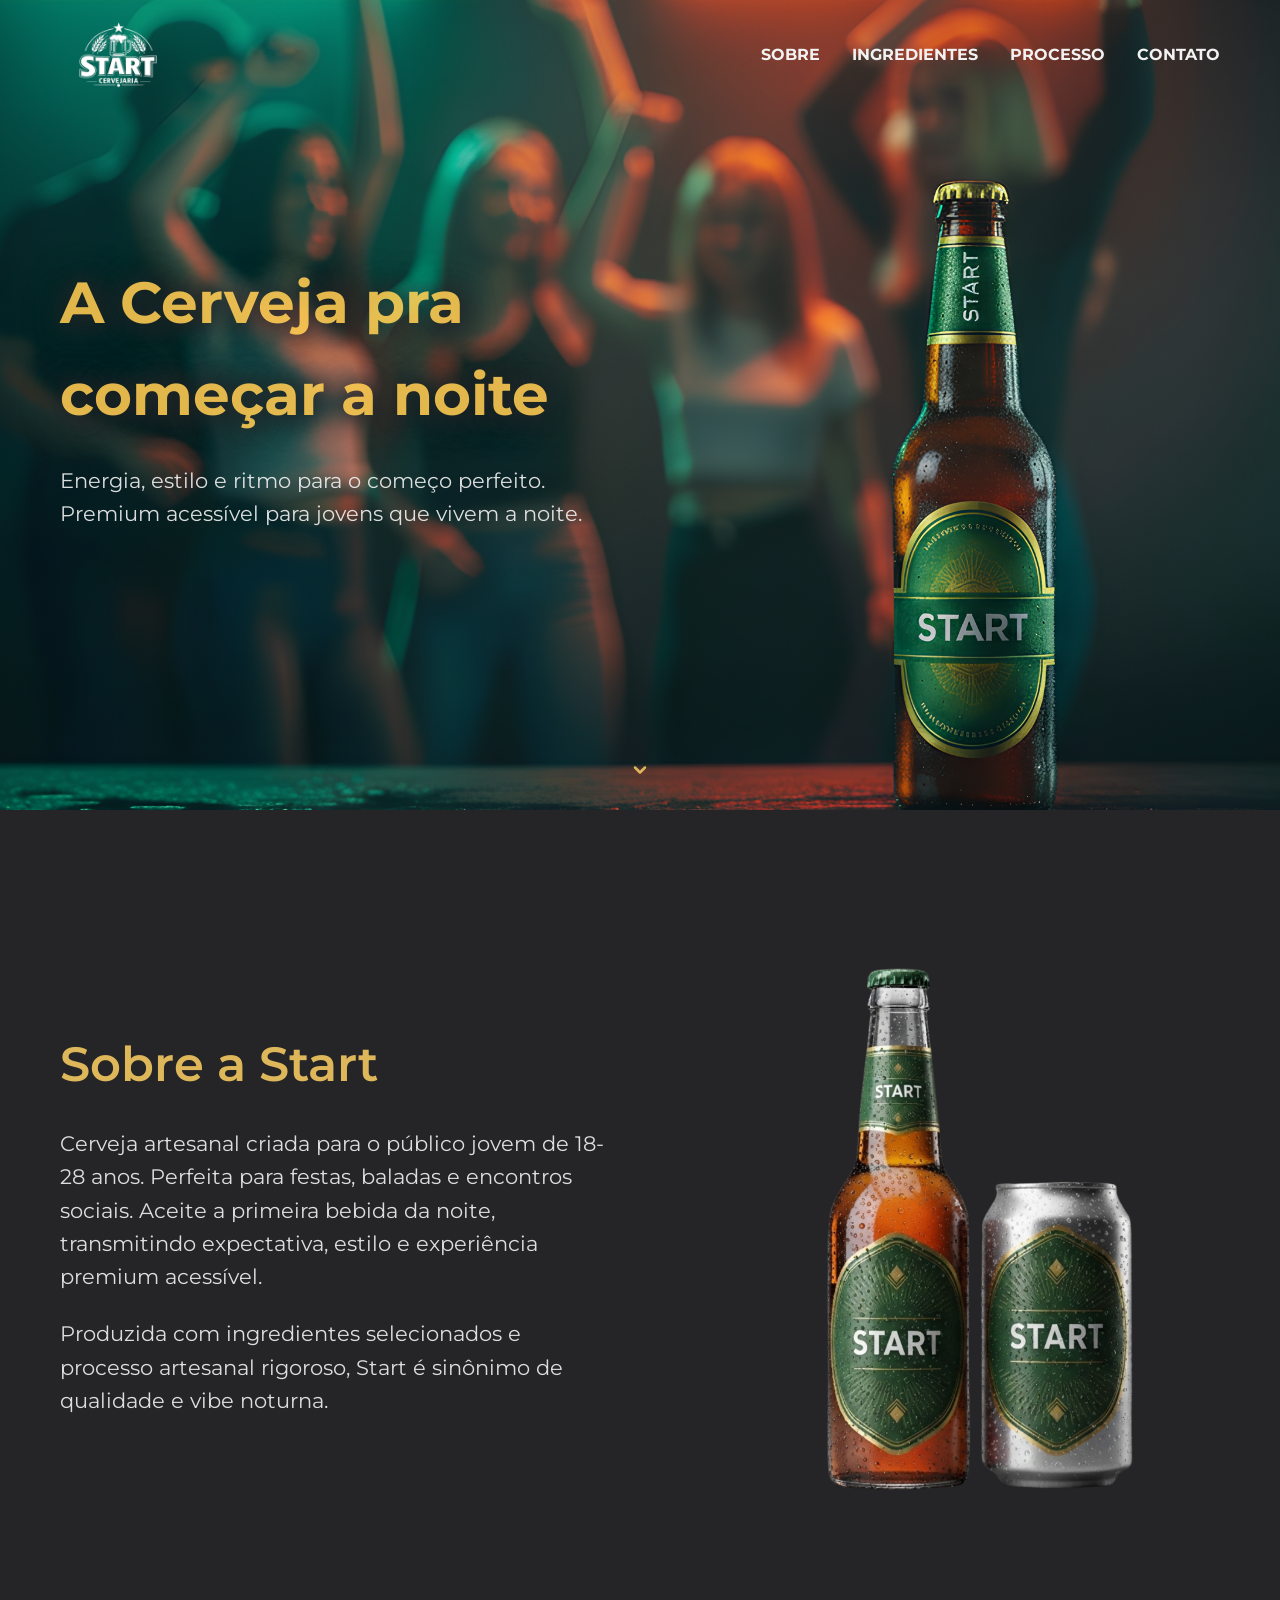
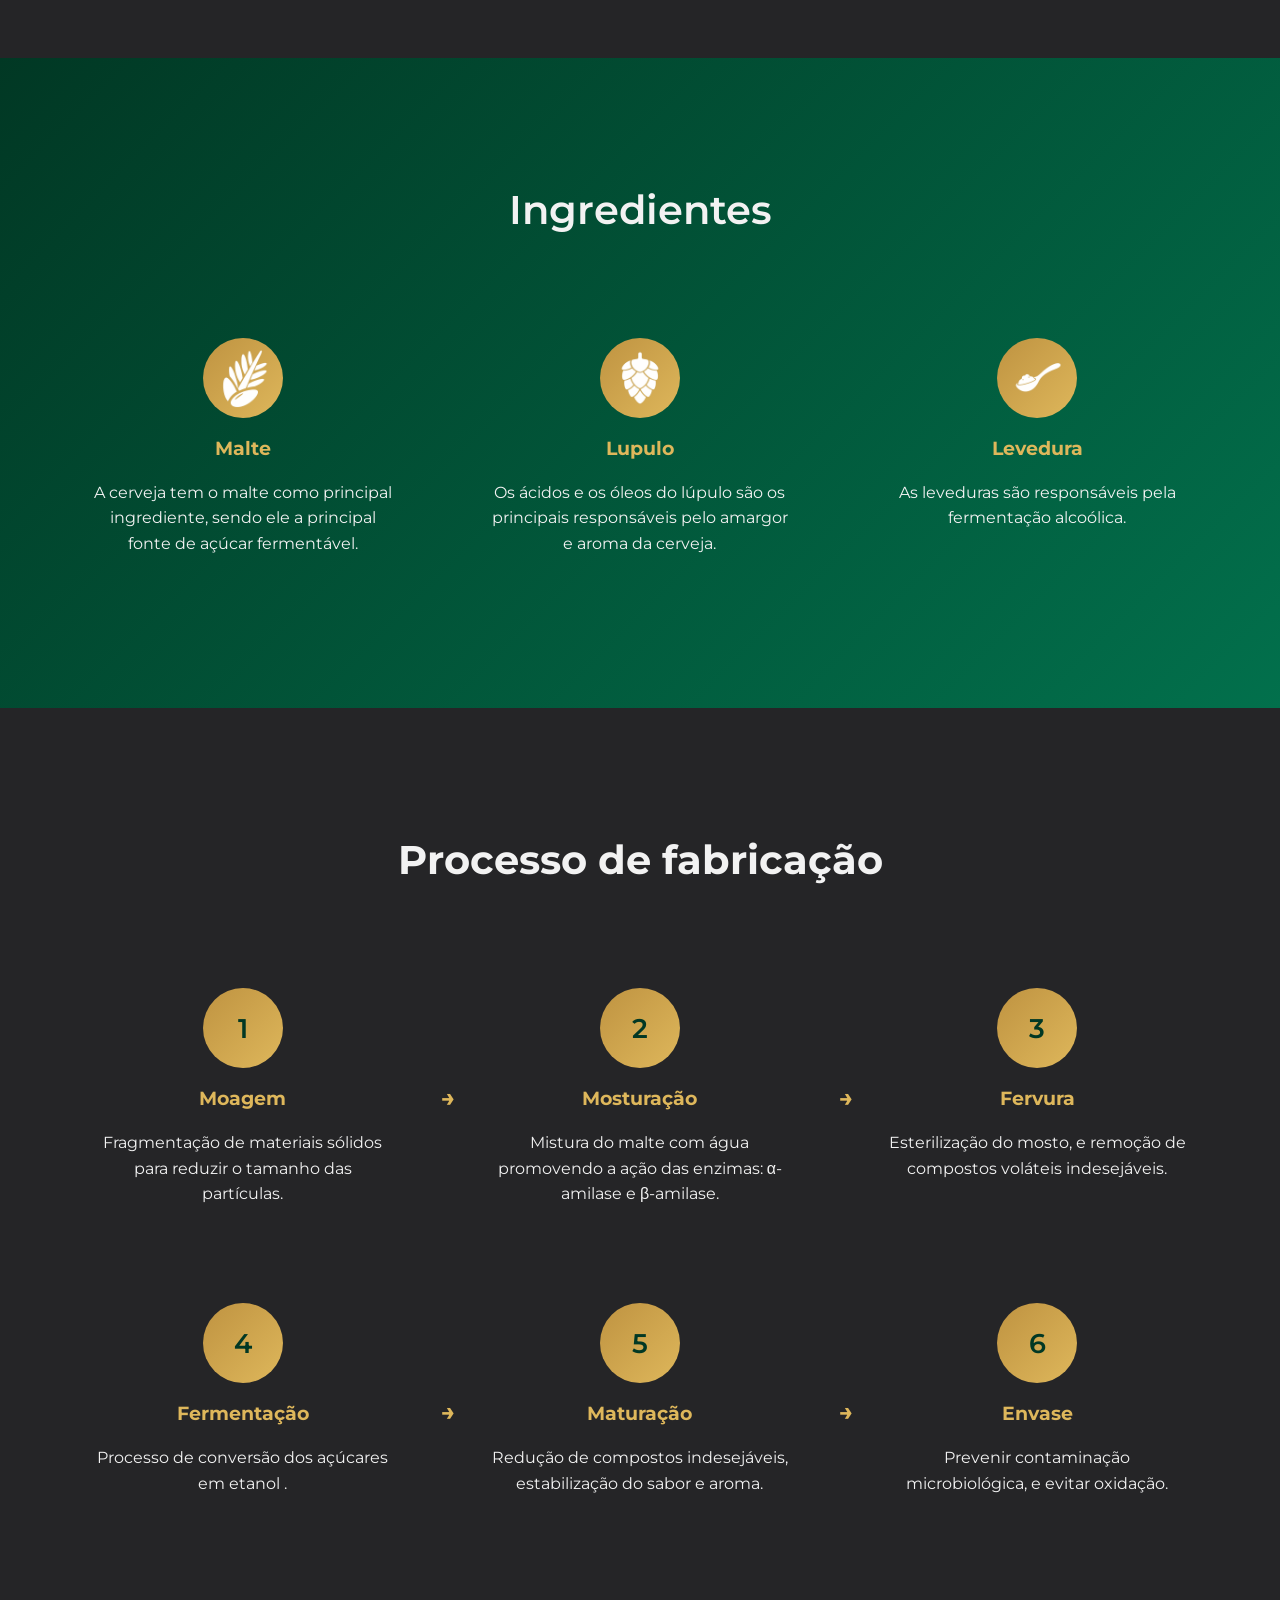
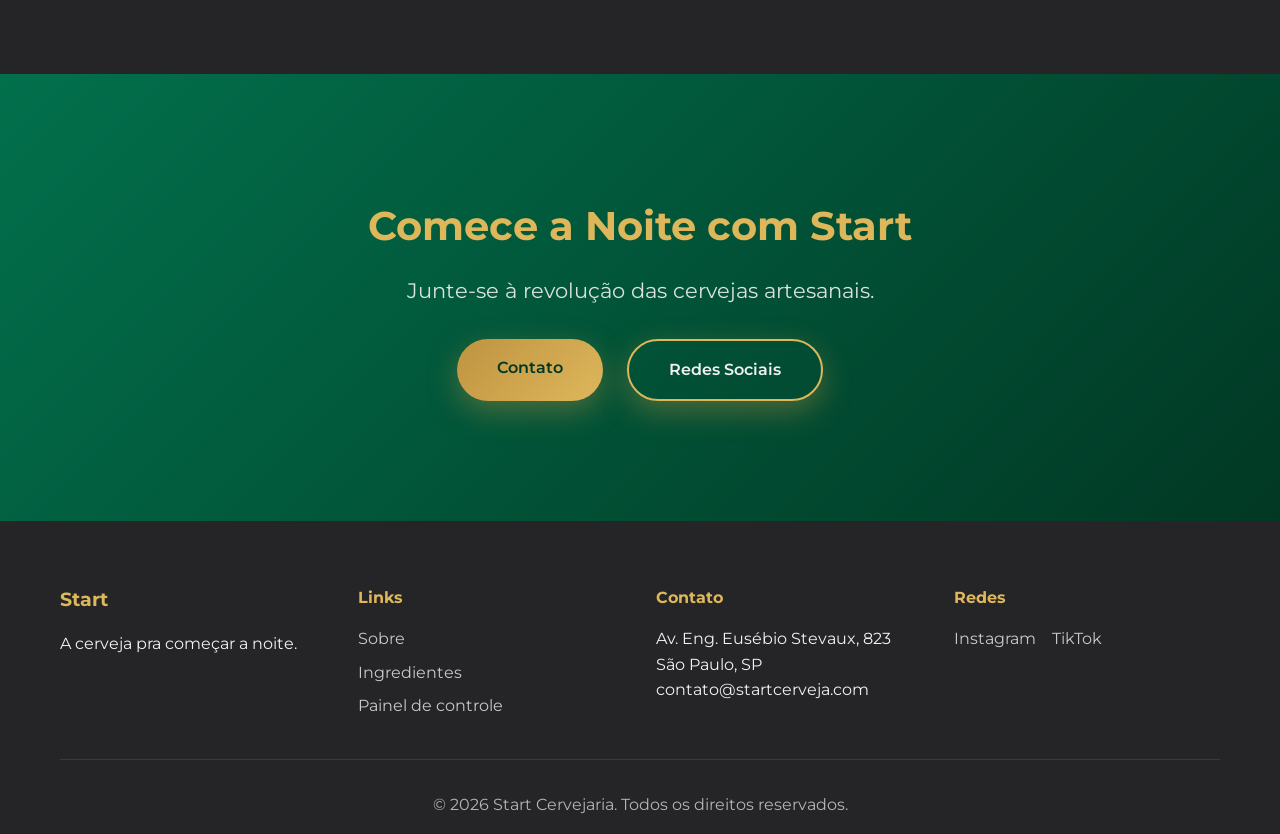
<file: src/main/resources/static/index.html>
<!DOCTYPE html>
<html lang="pt-BR">
<head>
    <meta charset="UTF-8">
    <meta content="width=device-width, initial-scale=1.0" name="viewport">
    <title>Login - Start</title>
    <link href="styles/style.css" rel="stylesheet">
    <link href="https://fonts.googleapis.com" rel="preconnect">
    <link crossorigin href="https://fonts.gstatic.com" rel="preconnect">
    <link href="https://fonts.googleapis.com/css2?family=Bebas+Neue&family=Montserrat:wght@300;400;500;600;700&display=swap"
          rel="stylesheet">
</head>
<body>
<header class="header">
    <nav class="navbar">
        <div class="nav-container">
            <div class="logo">
                <h2>
                    <a href="#hero">
                        <img alt="Logo Start" src="img/Design sem nome.png"
                             style="height: 110px; vertical-align: middle;">
                    </a>
                </h2>
            </div>
            <ul class="nav-menu">

                <li><a href="#sobre" style="font-weight: bold; font-size: 1rem;">SOBRE</a></li>
                <li><a href="#produtos" style="font-weight: bold; font-size: 1rem;">INGREDIENTES</a></li>
                <li><a href="#tipos" style="font-weight: bold; font-size: 1rem;">PROCESSO</a></li>
                <li><a href="#cta" style="font-weight: bold; font-size: 1rem;">CONTATO</a></li>
            </ul>
            <div class="hamburger">
                <span></span>
                <span></span>
                <span></span>
            </div>
        </div>
    </nav>
</header>

<section class="hero" id="hero">
    <div class="container">
        <div class="sobre-content">
            <div class="sobre-text">
                <p class="ptitle">A Cerveja pra começar a noite</p>
                <p>Energia, estilo e ritmo para o começo perfeito. Premium acessível para jovens que vivem a noite.</p>
            </div>
            <div class="sobre-image">

            </div>
        </div>
    </div>
    <a aria-label="Ir para sobre" class="hero-arrow" href="#sobre">
        <svg fill="none" stroke="#DEB75B" stroke-linecap="round" stroke-linejoin="round" stroke-width="3"
             viewBox="0 0 24 24">
            <polyline points="6,9 12,15 18,9"></polyline>
        </svg>
    </a>
    </div>
</section>

<section class="sobre" id="sobre">
    <div class="container">
        <div class="sobre-content">
            <div class="sobre-text">
                <h2>Sobre a Start</h2>
                <p>Cerveja artesanal criada para o público jovem de 18-28 anos. Perfeita para festas, baladas e
                    encontros sociais. Aceite a primeira bebida da noite, transmitindo expectativa, estilo e experiência
                    premium acessível.</p>
                <p>Produzida com ingredientes selecionados e processo artesanal rigoroso, Start é sinônimo de qualidade
                    e vibe noturna.</p>
            </div>
            <div class="sobre-image">
                <div class=" large">
                    <img alt="Imagem de uma cerveja Start" src="img/com.png"
                         style="height: 600px; margin-left: 100px; opacity: 1;">
                </div>
            </div>
        </div>
    </div>
</section>

<section class="produtos" id="produtos">
    <div class="container">
        <h2>Ingredientes</h2>


        <div class="tipos-grid1">
            <div class="type-card">
                <div class="type-icon">
                    <img alt="Ícone de malte" src="img/malteb.png"
                         style="height: 60px; margin-top: 10px; margin-right: 1px;">
                </div>
                <h3>Malte</h3>
                <p>A cerveja tem o malte como principal ingrediente, sendo ele a principal
                    fonte de açúcar fermentável. </p>
            </div>
            <div class="type-card">
                <div class="type-icon">
                    <img alt="Ícone de malte" src="img/lupb.png" style="height: 60px; margin-top: 10px;">
                </div>
                <h3>Lupulo</h3>
                <p>Os ácidos e os óleos do lúpulo são os principais responsáveis pelo
                    amargor e aroma da cerveja.</p>
            </div>
            <div class="type-card">
                <div class="type-icon">
                    <img alt="Ícone de malte" src="img/levb.png" style="height: 60px; margin-top: 10px;">
                </div>
                <h3>Levedura</h3>
                <p>As leveduras são responsáveis pela fermentação
                    alcoólica. </p>
            </div>
        </div>
    </div>
</section>

<section class="tipos" id="tipos">
    <div class="container">
        <h2>Processo de fabricação</h2>
        <div class="tipos-grid">
            <div class="type-card">
                <div class="type-icon">
                    <p class="num">1</p>
                </div>
                <h3>Moagem</h3>
                <p>Fragmentação de materiais sólidos para reduzir o tamanho das partículas.</p>
                <span class="arrow">→</span>
            </div>
            <div class="type-card">
                <div class="type-icon">
                    <p class="num">2</p>
                </div>
                <h3>Mosturação</h3>
                <p>Mistura do malte com água promovendo a ação das enzimas: α-amilase e β-amilase.</p>
                <span class="arrow">→</span>
            </div>
            <div class="type-card">
                <div class="type-icon">
                    <p class="num">3</p>
                </div>
                <h3>Fervura</h3>
                <p>Esterilização do mosto, e remoção de compostos voláteis
                    indesejáveis.</p>

            </div>
            <div class="type-card">
                <div class="type-icon">
                    <p class="num">4</p>
                </div>
                <h3>Fermentação</h3>
                <p>Processo de conversão dos açúcares em etanol .</p>
                <span class="arrow">→</span>
            </div>
            <div class="type-card">
                <div class="type-icon">
                    <p class="num">5</p>
                </div>
                <h3>Maturação</h3>
                <p>Redução de compostos indesejáveis, estabilização do sabor e
                    aroma.</p>
                <span class="arrow">→</span>
            </div>
            <div class="type-card">
                <div class="type-icon">
                    <p class="num">6</p>
                </div>
                <h3>Envase</h3>
                <p>Prevenir contaminação microbiológica, e evitar oxidação.</p>
            </div>
        </div>
    </div>
</section>

<section class="cta-final" id="cta">
    <div class="container">
        <h2>Comece a Noite com Start</h2>
        <p>Junte-se à revolução das cervejas artesanais.</p>
        <div class="cta-buttons">
            <a class="cta-button" href="#">Contato</a>
            <a class="cta-button secondary" href="#">Redes Sociais</a>
        </div>
    </div>
</section>

<footer class="footer">
    <div class="container">
        <div class="footer-content">
            <div class="footer-section">
                <h3>Start</h3>
                <p>A cerveja pra começar a noite.</p>
            </div>
            <div class="footer-section">
                <h4>Links</h4>
                <ul>
                    <li><a href="#sobre">Sobre</a></li>
                    <li><a href="#produtos">Ingredientes</a></li>
                    <li><a href="/dashboard">Painel de controle</a></li>
                </ul>
            </div>
            <div class="footer-section">
                <h4>Contato</h4>
                <p>Av. Eng. Eusébio Stevaux, 823<br>São Paulo, SP</p>
                <p>contato@startcerveja.com</p>
            </div>
            <div class="footer-section">
                <h4>Redes</h4>
                <div class="social-links">
                    <a href="#">Instagram</a>
                    <a href="#">TikTok</a>
                </div>
            </div>
        </div>
        <div class="footer-bottom">
            <p>&copy; 2026 Start Cervejaria. Todos os direitos reservados.</p>
        </div>
    </div>
</footer>

<script src="js/main.js"></script>

</body>
</html>
</file>
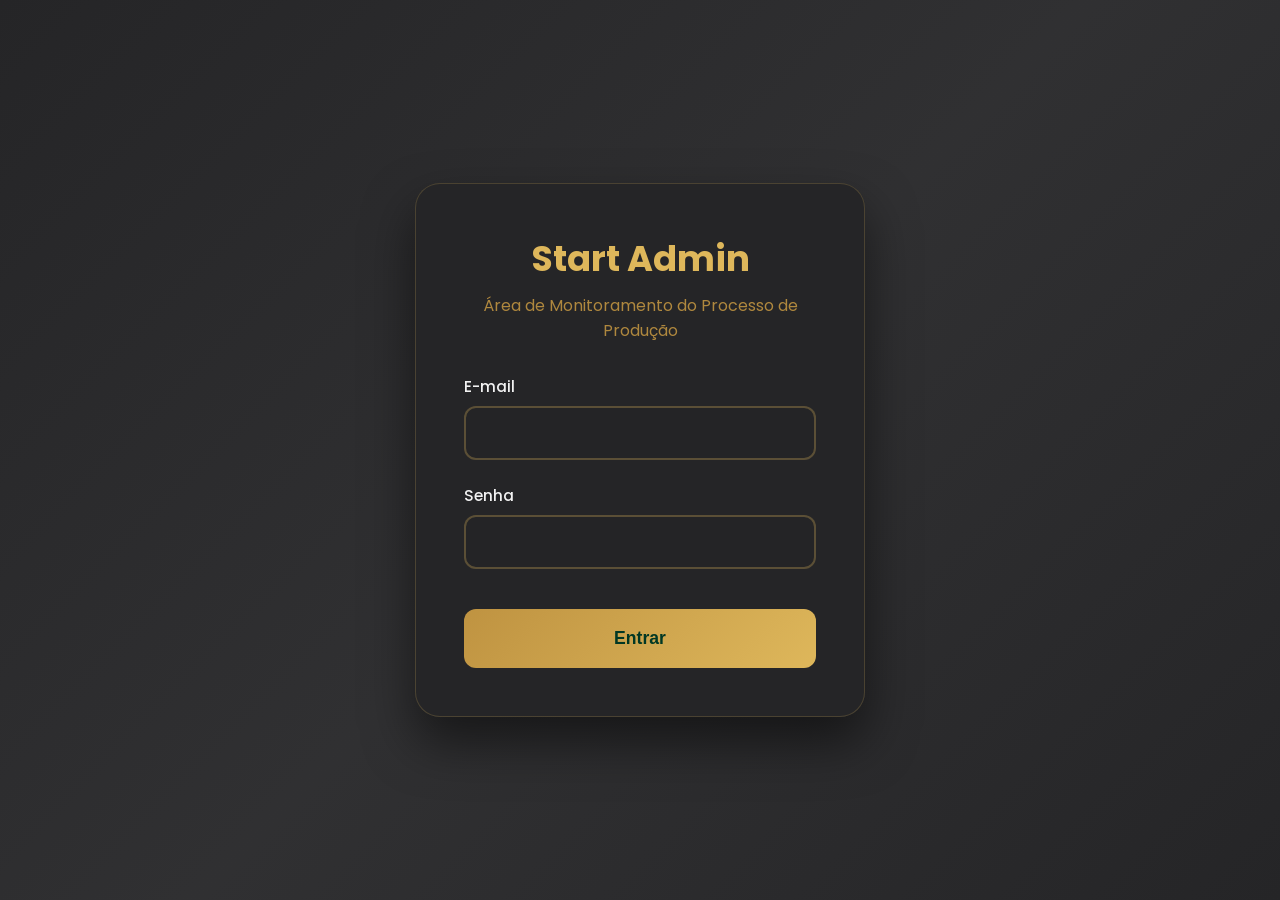
<file: src/main/resources/static/login.html>
<!DOCTYPE html>
<html lang="pt-BR">
<head>
    <meta charset="UTF-8">
    <meta content="width=device-width, initial-scale=1.0" name="viewport">
    <title>Start - A Cerveja pra começar a noite</title>
    <link href="styles/admin-style.css" rel="stylesheet">
    <link href="https://fonts.googleapis.com/css2?family=Poppins:wght@300;400;500;600;700&display=swap"
          rel="stylesheet">
</head>
<body class="loginb">
<div class="login-container">
    <div class="login-card">
        <div class="login-header">
            <h2>Start Admin</h2>
            <p>Área de Monitoramento do Processo de Produção</p>
        </div>
        <form action="/login" method="POST">
            <div class="input-group">
                <label for="email">E-mail</label>
                <input id="email" name="username" required type="email">
            </div>
            <div class="input-group">
                <label for="password">Senha</label>
                <input id="password" name="password" required type="password">
            </div>
            <p id="login-erro"
               style="display:none; color:#FF6B6B; font-size:0.88rem; margin-bottom:0.5rem; text-align:left;">
                E-mail ou senha incorretos. Tente novamente.
            </p>
            <button class="login-btn" type="submit">Entrar</button>
        </form>
    </div>
</div>
<script>
    if (new URLSearchParams(window.location.search).has('error')) {
        document.getElementById('login-erro').style.display = 'block';
    }
</script>
</body>
</html>
</file>
<file: src/main/resources/static/styles/style.css>
* {
    margin: 0;
    padding: 0;
    box-sizing: border-box;
}

body {
    font-family: 'Montserrat', Helvetica, Arial, sans-serif;
    line-height: 1.6;
    color: #F2F2F2;
    overflow-x: hidden;
}

.container {
    max-width: 1200px;
    margin: 0 auto;
    padding: 0 20px;
}

.header {
    position: fixed;
    top: 0;
    width: 100%;
    z-index: 1000;
    background: transparent;
    transition: backdrop-filter 0.3s ease, transform 0.3s ease, opacity 0.3s ease;
}

.header.scrolled {
    backdrop-filter: blur(10px);
    background-color: rgba(32, 32, 32, 0.4);
}

.bebas {
    font-family: "Bebas Neue", sans-serif;
    letter-spacing: 0.1rem;
}

.nav-container {
    max-width: 1200px;
    margin: 0 auto;
    padding: 0 20px;
    display: flex;
    justify-content: space-between;
    align-items: center;
}

.logo h2 {
    color: #DEB75B;
    font-size: 1.8rem;
    font-weight: 700;
}

.nav-menu {
    display: flex;
    list-style: none;
    gap: 2rem;
}

.nav-menu a {
    color: #F2F2F2;
    text-decoration: none;
    font-weight: 500;
    transition: color 0.3s ease;
    position: relative;
}

.nav-menu a::after {
    content: '';
    position: absolute;
    bottom: -5px;
    left: 0;
    width: 0;
    height: 2px;
    background: #DEB75B;
    transition: width 0.3s ease;
}

.nav-menu a:hover::after {
    width: 100%;
}

.nav-menu a:hover {
    color: #DEB75B;
}

.hamburger {
    display: none;
    flex-direction: column;
    cursor: pointer;
}

.hamburger span {
    width: 25px;
    height: 3px;
    background: #F2F2F2;
    margin: 3px 0;
    transition: 0.3s;
}

.hero {
    height: 90vh;
    display: flex;
    align-items: center;
    justify-content: flex-start;
    position: relative;
    overflow: hidden;
}

.ptitle {
    font-size: 3.6rem !important;
    color: #fac750;
    margin-bottom: 0.5rem;
    font-weight: bold;
    text-shadow: #252527 1px 1px 20px, #252527 2px 2px 40px, #252527 3px 3px 30px;
}

.hero::before {
    content: '';
    position: absolute;
    top: 0;
    left: 0;
    right: 0;
    bottom: 0;
    background: url('../img/edit2up.png') no-repeat center/cover fixed;
    animation: sparkle 20s linear infinite;

}

.hero-content {
    text-align: left;
    z-index: 2;
    max-width: 500px;
    padding: 40px 40px 40px 40px;

}

.hero h1 {
    font-size: clamp(2.5rem, 5vw, 4rem);
    font-weight: 700;
    margin-bottom: 1.5rem;
    background: linear-gradient(135deg, #DEB75B, #BF9341);
    -webkit-background-clip: text;
    -webkit-text-fill-color: transparent;
    background-clip: text;
}

.h1hero, .sobre-text h1 {
    color: #DEB75B !important;
    opacity: 1 !important;
    background: none !important;
    -webkit-background-clip: initial !important;
    -webkit-text-fill-color: #DEB75B !important;
    background-clip: initial !important;
}

.hero p {
    font-size: 1.3rem;
    margin-bottom: 2rem;
    opacity: 0.9;
}

.scroll-arrow {
    display: inline-flex;
    align-items: center;
    justify-content: center;
    width: 60px;
    height: 60px;
    border: 2px solid #DEB75B;
    border-radius: 50%;
    background: transparent;
    transition: all 0.3s ease;
    cursor: pointer;
}

.hero-arrow {
    position: absolute;
    bottom: 30px;
    left: 50%;
    transform: translateX(-50%);
    display: inline-flex;
    align-items: center;
    justify-content: center;
    z-index: 10;
}

.num {
    text-align: center;
    align-items: center;
    padding-top: 19px;
    font-size: 1.7rem;
    color: #013824;
    font-weight: 600;
}

.hero-arrow svg {
    width: 20px;
    height: 20px;
}

.scroll-arrow:hover {
    transform: scale(1.1);
    box-shadow: 0 0 20px rgba(222, 183, 91, 0.5);
}

.scroll-arrow svg {
    width: 50px;
    height: 50px;
}

.cta-button {
    display: inline-block;
    background: linear-gradient(135deg, #BF9341, #DEB75B);
    color: #013824;
    padding: 1rem 2.5rem;
    text-decoration: none;
    font-weight: 600;
    border-radius: 50px;
    transition: all 0.3s ease;
    box-shadow: 0 10px 30px rgba(191, 147, 65, 0.4);
}

.cta-button:hover {
    transform: translateY(-3px);
    box-shadow: 0 15px 40px rgba(191, 147, 65, 0.6);
}

.sobre {
    padding: 120px 0;
    background: #252527;
}

.sobre-content {
    display: grid;
    grid-template-columns: 1fr 1fr;
    gap: 4rem;
    align-items: center;
}

.sobre h2 {
    font-size: 3rem;
    color: #DEB75B;
    margin-bottom: 1.5rem;
    font-weight: 600;
}

.sobre-text p {
    font-size: 1.3rem;
    margin-bottom: 1.5rem;
    opacity: 0.9;
}

.placeholder-img {
    background: linear-gradient(135deg, #02704C, #013824);
    height: 400px;
    border-radius: 20px;
    position: relative;
    overflow: hidden;
}

.placeholder-img.large {
    height: 400px;
}

.placeholder-img::before {
    content: 'Garrafa Start';
    position: absolute;
    top: 50%;
    left: 50%;
    transform: translate(-50%, -50%);
    font-size: 1.5rem;
    color: #DEB75B;
    font-weight: 600;
}

.produtos {
    padding: 120px 0;
    background: linear-gradient(135deg, #013824 0%, #02704C 100%);
}

.produtos h2 {
    text-align: center;
    font-size: 2.5rem;
    color: #F2F2F2;
    margin-bottom: 4rem;
    font-weight: 600;
}

.produtos-grid {
    display: grid;
    grid-template-columns: repeat(auto-fit, minmax(300px, 1fr));
    gap: 2rem;
}

.product-card {
    background: rgba(37, 37, 39, 0.8);
    padding: 2rem;
    border-radius: 20px;
    text-align: center;
    transition: all 0.3s ease;
    backdrop-filter: blur(10px);
    border: 1px solid rgba(223, 183, 91, 0.2);
}

.product-card:hover {
    transform: translateY(-10px);
    box-shadow: 0 20px 50px rgba(0, 0, 0, 0.5);
}

.product-img {
    width: 100%;
    height: 200px;
    background: linear-gradient(135deg, #BF9341, #DEB75B);
    border-radius: 15px;
    margin-bottom: 1.5rem;
    position: relative;
}

.product-img::before {
    content: 'Produto';
    position: absolute;
    top: 50%;
    left: 50%;
    transform: translate(-50%, -50%);
    color: #013824;
    font-weight: 600;
}

.product-card h3 {
    color: #DEB75B;
    margin-bottom: 1rem;
    font-size: 1.5rem;
}

.btn-saiba {
    color: #DEB75B;
    text-decoration: none;
    font-weight: 500;
    transition: color 0.3s;
}

.btn-saiba:hover {
    color: #F2F2F2;
}


.tipos {
    padding: 120px 0;
    background: #252527;
}

.tipos h2 {
    text-align: center;
    font-size: 2.5rem;
    color: #F2F2F2;
    margin-bottom: 4rem;
}

.tipos-grid1 {
    display: grid;
    grid-template-columns: repeat(3, 1fr);
    gap: 2rem;
}


.tipos-grid {
    display: grid;
    grid-template-columns: repeat(3, 1fr);
    grid-template-rows: repeat(2, 1fr);
    gap: 2rem;
}

.type-card {
    text-align: center;
    padding: 2rem;
}

.type-icon {
    width: 80px;
    height: 80px;
    background: linear-gradient(135deg, #BF9341, #DEB75B);
    border-radius: 50%;
    margin: 0 auto 1rem;
}

.type-card h3 {
    color: #DEB75B;
    margin-bottom: 1rem;
}

.type-card {
    text-align: center;
    padding: 2rem;
    position: relative;
}

.arrow {
    color: #DEB75B;
    font-size: 1.5rem;
    font-weight: bold;
    position: absolute;
    top: 50%;
    right: -30px;
    transform: translateY(-50%);
}

@media (max-width: 768px) {
    .arrow {
        display: none;
    }
}

.cta-final {
    padding: 120px 0;
    background: linear-gradient(135deg, #02704C 0%, #013824 100%);
    text-align: center;
}

.cta-final h2 {
    font-size: 2.5rem;
    color: #DEB75B;
    margin-bottom: 1rem;
}

.cta-final p {
    font-size: 1.3rem;
    margin-bottom: 2rem;
    opacity: 0.9;
}

.cta-buttons {
    display: flex;
    gap: 1.5rem;
    justify-content: center;
    flex-wrap: wrap;
}

.cta-button.secondary {
    background: transparent;
    color: #F2F2F2;
    border: 2px solid #DEB75B;
}

.cta-button.secondary:hover {
    background: #DEB75B;
    color: #013824;
}

.footer {
    background: #252527;
    padding: 4rem 0 1rem;
}

.footer-content {
    display: grid;
    grid-template-columns: repeat(auto-fit, minmax(250px, 1fr));
    gap: 2rem;
    margin-bottom: 2rem;
}

.footer h3, .footer h4 {
    color: #DEB75B;
    margin-bottom: 1rem;
}

.footer ul {
    list-style: none;
}

.footer ul li {
    margin-bottom: 0.5rem;
}

.footer a {
    color: #F2F2F2;
    text-decoration: none;
    opacity: 0.8;
    transition: opacity 0.3s;
}

.footer a:hover {
    opacity: 1;
}

.social-links {
    display: flex;
    gap: 1rem;
}

.footer-bottom {
    text-align: center;
    padding-top: 2rem;
    border-top: 1px solid rgba(223, 183, 91, 0.2);
    color: #F2F2F2;
    opacity: 0.7;
}

/* Resp */
@media (max-width: 768px) {
    .hamburger {
        display: flex;
    }

    .nav-menu {
        position: fixed;
        left: -100%;
        top: 70px;
        flex-direction: column;
        background-color: #013824;
        width: 100%;
        text-align: center;
        transition: 0.3s;
        box-shadow: 0 10px 27px rgba(0, 0, 0, 0.5);
        padding: 2rem 0;
    }

    .nav-menu.active {
        left: 0;
    }

    .sobre-content {
        grid-template-columns: 1fr;
        gap: 2rem;
    }

    .cta-buttons {
        flex-direction: column;
        align-items: center;
    }

    .hero h1 {
        font-size: 2.5rem;
    }
}

@media (max-width: 768px) {
    .tipos-grid {
        grid-template-columns: repeat(auto-fit, minmax(250px, 1fr));
        grid-template-rows: auto;
    }
}

@media (max-width: 480px) {
    .container {
        padding: 0 15px;
    }

    .produtos-grid,
    .tipos-grid {
        grid-template-columns: 1fr;
    }
}

html {
    scroll-behavior: smooth;
}
</file>
<file: src/main/resources/static/styles/admin-style.css>
* {
    margin: 0;
    padding: 0;
    box-sizing: border-box;
}

body {
    font-family: 'Poppins', sans-serif;
    background: linear-gradient(135deg, #252527 0%, rgba(37, 37, 39, 0.95) 50%, #252527 100%);
    color: #F2F2F2;
    min-height: 100vh;
}

.login-container {
    min-height: 100vh;
    display: flex;
    align-items: center;
    justify-content: center;
    padding: 2rem;
}

.login-card {
    background: rgba(37, 37, 39, 0.95);
    backdrop-filter: blur(20px);
    padding: 3rem;
    border-radius: 25px;
    box-shadow: 0 25px 50px rgba(0, 0, 0, 0.5);
    border: 1px solid rgba(223, 183, 91, 0.2);
    width: 100%;
    max-width: 450px;
    text-align: center;
}

.login-header h2 {
    color: #DEB75B;
    font-size: 2.2rem;
    margin-bottom: 0.5rem;
    font-weight: 700;
}

.login-header p {
    color: #BF9341;
    opacity: 0.9;
    margin-bottom: 2rem;
}

.input-group {
    margin-bottom: 1.5rem;
    text-align: left;
}

.input-group label {
    display: block;
    color: #F2F2F2;
    font-weight: 500;
    margin-bottom: 0.5rem;
    font-size: 0.95rem;
}

.input-group input {
    width: 100%;
    padding: 1rem 1.2rem;
    background: rgba(37, 37, 39, 0.8);
    border: 2px solid rgba(223, 183, 91, 0.3);
    border-radius: 12px;
    color: #F2F2F2;
    font-size: 1rem;
    transition: all 0.3s ease;
}

.input-group input:focus {
    outline: none;
    border-color: #DEB75B;
    box-shadow: 0 0 0 3px rgba(223, 183, 91, 0.2);
}

.login-btn {
    width: 100%;
    padding: 1.2rem;
    background: linear-gradient(135deg, #BF9341, #DEB75B);
    color: #013824;
    border: none;
    border-radius: 12px;
    font-size: 1.1rem;
    font-weight: 600;
    cursor: pointer;
    transition: all 0.3s ease;
    margin-top: 1rem;
}

.login-btn:hover {
    transform: translateY(-2px);
    box-shadow: 0 15px 30px rgba(191, 147, 65, 0.4);
}

.message {
    margin-top: 1rem;
    padding: 1rem;
    border-radius: 8px;
    font-weight: 500;
    display: none;
}

.message.success {
    background: rgba(0, 255, 0, 0.2);
    color: #90EE90;
    border: 1px solid rgba(0, 255, 0, 0.3);
    display: block;
}

.message.error {
    background: rgba(255, 0, 0, 0.2);
    color: #FF6B6B;
    border: 1px solid rgba(255, 0, 0, 0.3);
    display: block;
}

.dashboard-wrapper {
    min-height: 100vh;
}

.dash-header {
    background: rgba(5, 56, 36, 0.95);
    backdrop-filter: blur(20px);
    padding: 1.5rem 2rem;
    display: flex;
    justify-content: space-between;
    align-items: center;
    border-bottom: 1px solid rgba(223, 183, 91, 0.2);
    position: sticky;
    top: 0;
    z-index: 100;
}

.header-left h1 {
    color: #DEB75B;
    font-size: 1.8rem;
    font-weight: 600;
}

.status-indicator {
    padding: 0.5rem 1rem;
    border-radius: 20px;
    font-size: 0.9rem;
    font-weight: 600;
}

.status-indicator.normal {
    background: rgba(0, 255, 0, 0.2);
    color: #90EE90;
}

.status-indicator.warning {
    background: rgba(255, 193, 7, 0.2);
    color: #FFC107;
}

.status-indicator.critical {
    background: rgba(255, 0, 0, 0.2);
    color: #FF6B6B;
}

.logout-btn {
    background: transparent;
    color: #F2F2F2;
    border: 2px solid #DEB75B;
    padding: 0.7rem 1.5rem;
    border-radius: 25px;
    cursor: pointer;
    font-weight: 500;
    transition: all 0.3s ease;
}

.logout-btn:hover {
    background: #DEB75B;
    color: #013824;
}

.dashboard {
    padding: 2rem;
    max-width: 1400px;
    margin: 0 auto;
    display: grid;
    grid-template-columns: 2fr 1fr 1fr;
    gap: 2rem;
}

.metric-card {
    background: rgba(37, 37, 39, 0.95);
    backdrop-filter: blur(20px);
    border-radius: 20px;
    padding: 2rem;
    border: 1px solid rgba(223, 183, 91, 0.2);
    box-shadow: 0 10px 40px rgba(0, 0, 0, 0.3);
}

.primary {
    grid-column: 1 / -1;
    text-align: center;
}

.metric-header {
    display: flex;
    justify-content: space-between;
    align-items: center;
    margin-bottom: 1.5rem;
}

.metric-header h3 {
    color: #F2F2F2;
    font-size: 1.3rem;
    font-weight: 600;
}

.metric-status {
    padding: 0.4rem 1rem;
    border-radius: 20px;
    font-size: 0.85rem;
    font-weight: 600;
}

.metric-status.normal {
    background: rgba(0, 255, 0, 0.2);
    color: #90EE90;
}

.metric-status.warning {
    background: rgba(255, 193, 7, 0.2);
    color: #FFC107;
}

.metric-status.critical {
    background: rgba(255, 0, 0, 0.2);
    color: #FF6B6B;
}

.metric-value {
    font-size: 4rem;
    font-weight: 700;
    color: #DEB75B;
    margin-bottom: 1rem;
}

.temp-range {
    font-size: 1.1rem;
    color: #BF9341;
    opacity: 0.9;
}

#tempGauge {
    margin: 2rem auto;
    border-radius: 50%;
    background: rgba(37, 37, 39, 0.5);
}

.status-display {
    margin: 1.5rem 0;
}

.status-bar {
    padding: 1.5rem;
    border-radius: 15px;
    text-align: center;
    font-weight: 500;
    margin-bottom: 1rem;
}

.status-bar.normal {
    background: rgba(0, 255, 0, 0.15);
    border: 2px solid rgba(0, 255, 0, 0.3);
}

.status-bar.warning {
    background: rgba(255, 193, 7, 0.15);
    border: 2px solid rgba(255, 193, 7, 0.3);
}

.status-bar.critical {
    background: rgba(255, 0, 0, 0.15);
    border: 2px solid rgba(255, 0, 0, 0.3);
}

.alerts-card h3,
.history-card h3 {
    color: #F2F2F2;
    margin-bottom: 1.5rem;
    font-size: 1.3rem;
}

.alert-item {
    display: flex;
    align-items: center;
    gap: 1rem;
    padding: 1rem;
    border-radius: 10px;
    margin-bottom: 0.5rem;
    font-weight: 500;
}

.alert-icon {
    font-size: 1.2rem;
    font-weight: bold;
}

.alert-item.normal .alert-icon {
    color: #90EE90;
}

.alert-item.warning .alert-icon {
    color: #FFC107;
}

.alert-item.critical .alert-icon {
    color: #FF6B6B;
}

.chart-placeholder {
    height: 200px;
    background: rgba(37, 37, 39, 0.5);
    border-radius: 15px;
    display: flex;
    align-items: center;
    justify-content: center;
    color: #BF9341;
    font-weight: 500;
}

.legend {
    display: flex;
    justify-content: center;
    gap: 2rem;
    padding: 2rem;
    flex-wrap: wrap;
}

.legend-item {
    display: flex;
    align-items: center;
    gap: 0.5rem;
    font-weight: 500;
    font-size: 0.9rem;
}

.dot {
    width: 12px;
    height: 12px;
    border-radius: 50%;
}

.dot.normal {
    background: #90EE90;
}

.dot.warning {
    background: #FFC107;
}

.dot.critical {
    background: #FF6B6B;
}

@media (max-width: 1024px) {
    .dashboard {
        grid-template-columns: 1fr;
        gap: 1.5rem;
    }
}

@media (max-width: 768px) {
    .dash-header {
        flex-direction: column;
        gap: 1rem;
        text-align: center;
    }

    .login-card {
        padding: 2rem;
        margin: 1rem;
    }
}
</file>
